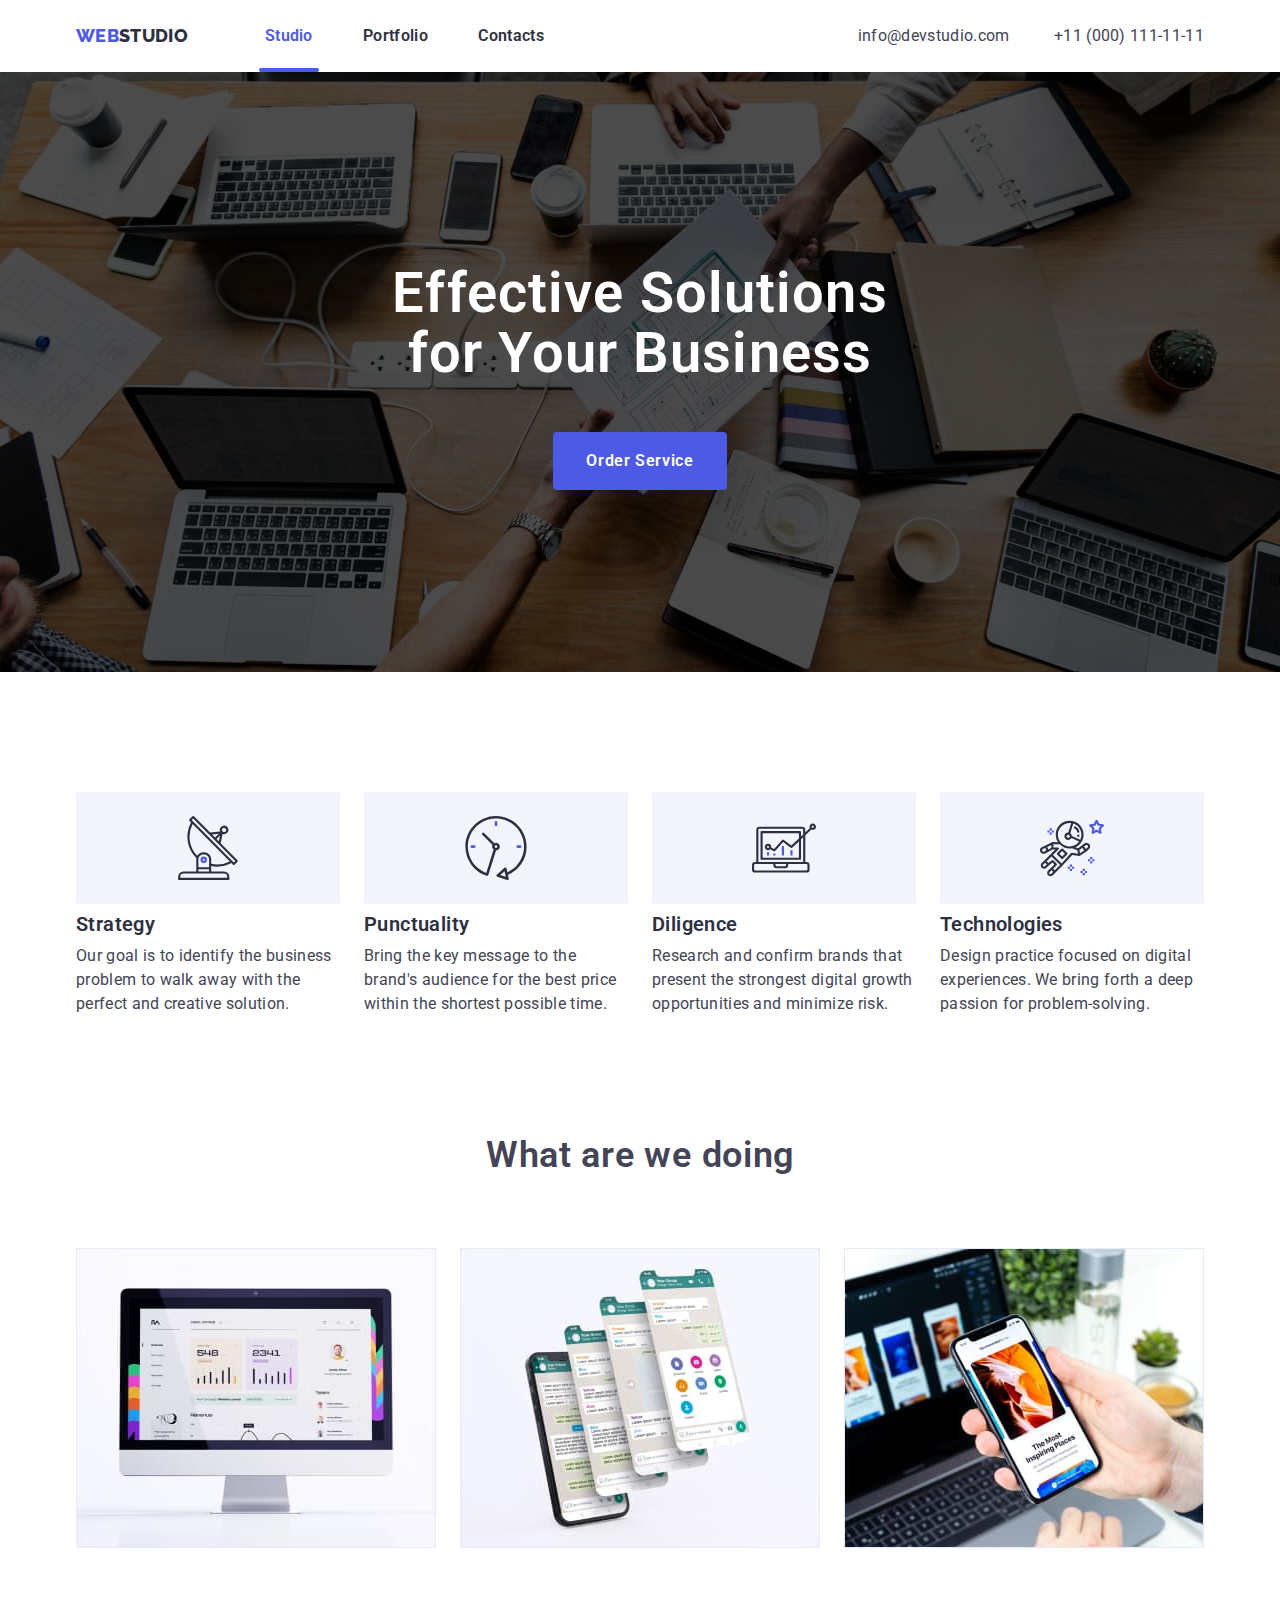
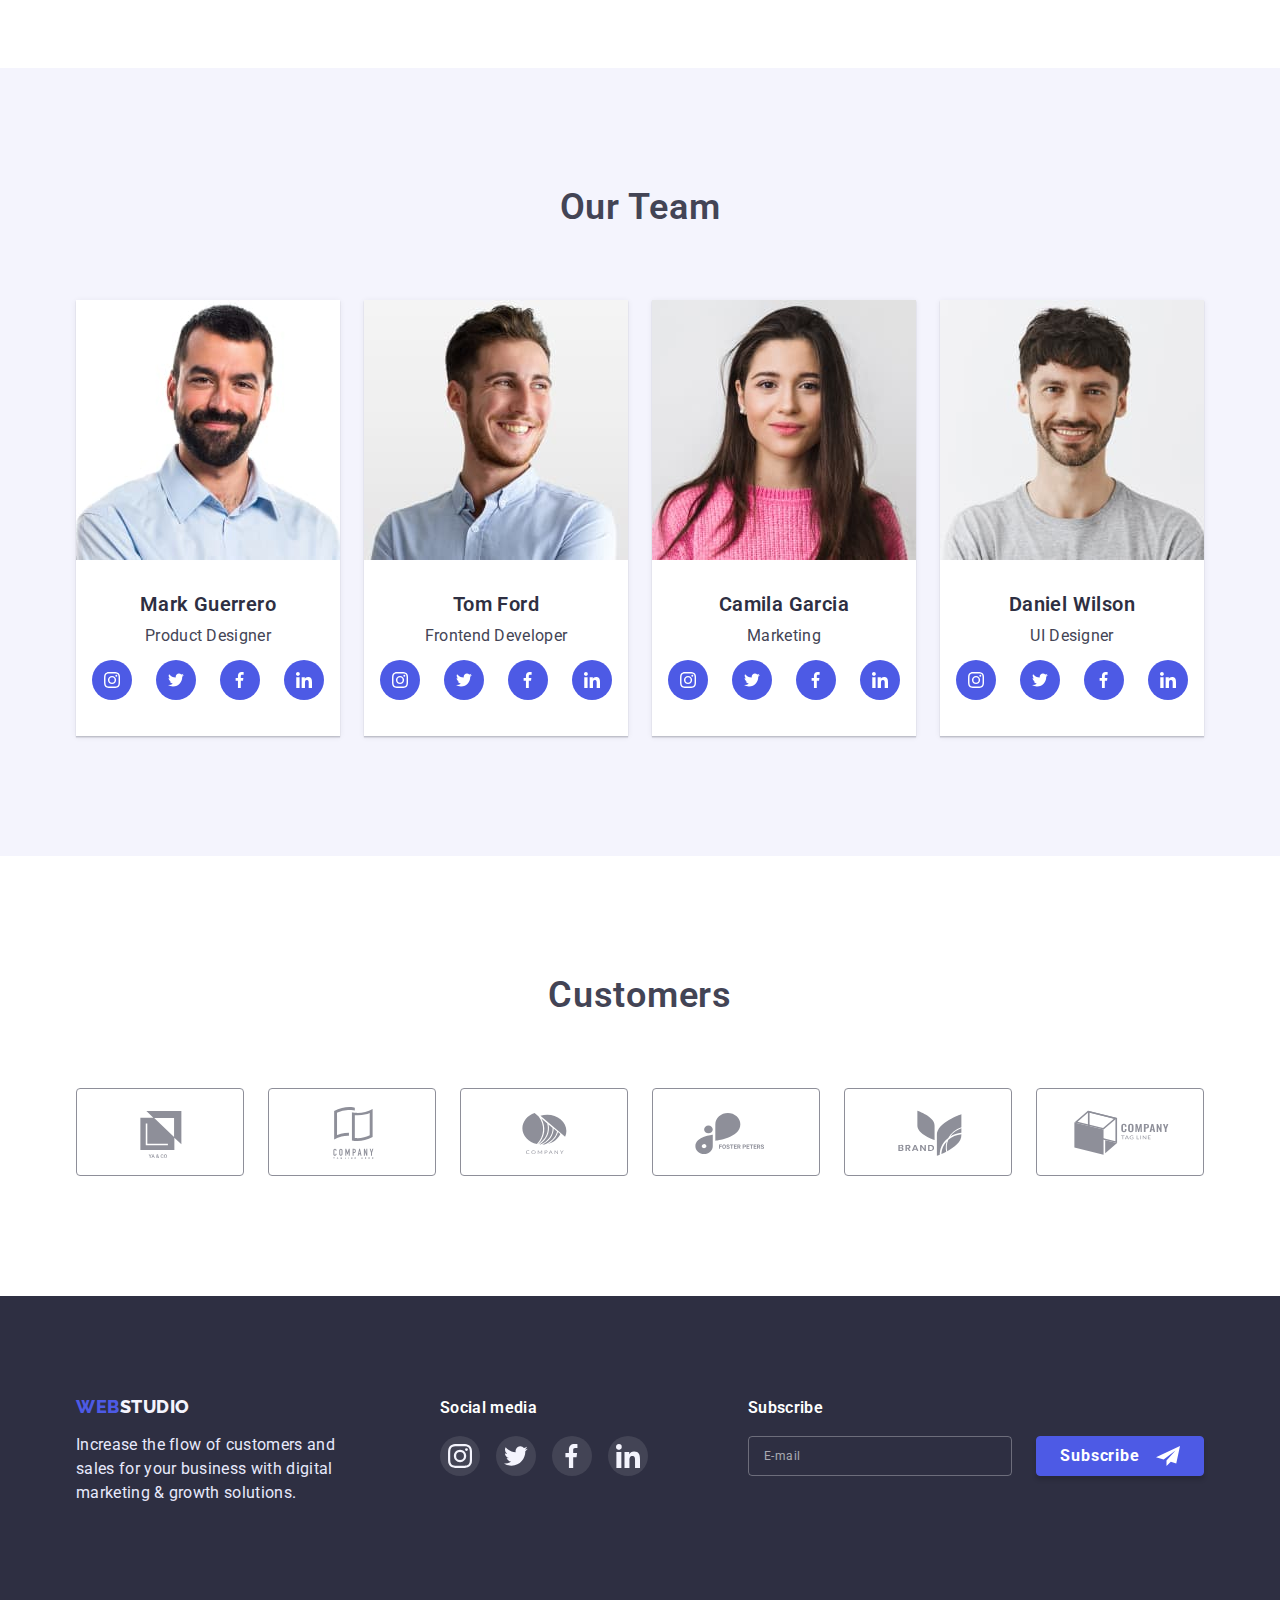
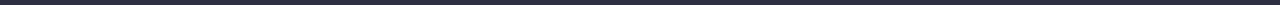
<file: index.html>
<!DOCTYPE html>

<html lang="en">
  <head>
    <meta charset="utf-8"/>
    <meta content="IE=edge" http-equiv="X-UA-Compatible"/>
    <meta name="viewport" content="width=device-width, initial-scale=1.0"/>
    <title>Homework #5</title>
    <link rel="stylesheet" href="https://cdnjs.cloudflare.com/ajax/libs/modern-normalize/1.1.0/modern-normalize.min.css"/>
    <link rel="preconnect" href="https://fonts.googleapis.com"/>
    <link rel="preconnect" href="https://fonts.gstatic.com" crossorigin/>
    <link href="https://fonts.googleapis.com/css2?family=Raleway:wght@800&amp;family=Roboto:wght@400;500;700;900&amp;display=swap" rel="stylesheet"/>
    <link rel="stylesheet" href="css/styles.css"/>
  </head>
  <body class="page">
    <!-- START .header-->
    <header class="header">
      <div class="container container--header"><a class="header__logo" href="./index.html" title="Home page"><span>Web</span>Studio</a>
        <!-- START .nav-->
        <nav class="nav">
          <ul class="nav__list list-reset">
            <li class="nav__item"><a class="nav__link nav__link--active" href="./index.html">Studio</a>
            </li>
            <li class="nav__item"><a class="nav__link" href="./portfolio.html">Portfolio</a>
            </li>
            <li class="nav__item"><a class="nav__link" href="#">Contacts</a>
            </li>
          </ul>
        </nav>
        <!-- END .nav-->
        <ul class="header__contacts">
          <li class="header__contacts-item"><a class="header__contacts-link" href="mailto:info@devstudio.com">info@devstudio.com</a>
          </li>
          <li class="header__contacts-item"><a class="header__contacts-link" href="tel:+110001111111">+11 (000) 111-11-11</a>
          </li>
        </ul>
      </div>
    </header>
    <!-- END .header-->
    <main>
      <section class="section section--hero">
        <div class="container">
          <h1>Effective Solutions<br>for Your Business</h1>
          <button class="btn" type="button" data-modal-open>Order Service</button>
        </div>
      </section>
      <section class="section section--bottom-null">
        <div class="container">
          <h2 class="section__title section__title--hidden">Benefits</h2>
          <!-- START .benefits-->
          <ul class="benefits list-reset">
            <li class="benefits__item">
              <div class="benefits__header">
                <svg width="64" height="64">
                  <use href="./images/icons.svg#icon-benefits-strategy"></use>
                </svg>
              </div>
              <h3 class="benefits__title">Strategy
              </h3>
              <p class="benefits__desc">Our goal is to identify the business problem to walk away with the perfect and creative solution.
              </p>
            </li>
            <li class="benefits__item">
              <div class="benefits__header">
                <svg width="64" height="64">
                  <use href="./images/icons.svg#icon-benefits-punctuality"></use>
                </svg>
              </div>
              <h3 class="benefits__title">Punctuality
              </h3>
              <p class="benefits__desc">Bring the key message to the brand's audience for the best price within the shortest possible time.
              </p>
            </li>
            <li class="benefits__item">
              <div class="benefits__header">
                <svg width="64" height="64">
                  <use href="./images/icons.svg#icon-benefits-diligence"></use>
                </svg>
              </div>
              <h3 class="benefits__title">Diligence
              </h3>
              <p class="benefits__desc">Research and confirm brands that present the strongest digital growth opportunities and minimize risk.
              </p>
            </li>
            <li class="benefits__item">
              <div class="benefits__header">
                <svg width="64" height="64">
                  <use href="./images/icons.svg#icon-benefits-technologies"></use>
                </svg>
              </div>
              <h3 class="benefits__title">Technologies
              </h3>
              <p class="benefits__desc">Design practice focused on digital experiences. We bring forth a deep passion for problem-solving.
              </p>
            </li>
          </ul>
          <!-- END .benefits-->
        </div>
      </section>
      <section class="section">
        <div class="container">
          <h2 class="section__title">What are we doing</h2>
          <!-- START .doing-->
          <ul class="doing list-reset row">
            <li class="doing__item"><img class="doing__img" src="images/doing-1.jpg" alt="doing-1" width="360" title=""/>
            </li>
            <li class="doing__item"><img class="doing__img" src="images/doing-2.jpg" alt="doing-2" width="360" title=""/>
            </li>
            <li class="doing__item"><img class="doing__img" src="images/doing-3.jpg" alt="doing-3" width="360" title=""/>
            </li>
          </ul>
          <!-- END .doing-->
        </div>
      </section>
      <section class="section section--accent">
        <div class="container">
          <h2 class="section__title">Our Team</h2>
          <!-- START .team-->
          <ul class="team list-reset">
            <li class="team__item"><img class="team__item-view" src="images/person-1.jpg" alt="Mark Guerrero" width="264" title=""/>
              <div class="team__item-body">
                <h3 class="team__item-title">Mark Guerrero
                </h3>
                <p class="team__item-desc">Product Designer
                </p>
                <ul class="team__social">
                  <li class="team__social-item"><a class="team__social-link" href="#">
                    <svg width="16" height="16">
                      <use href="./images/icons.svg#icon-social-ig"></use>
                    </svg></a>
                  </li>
                  <li class="team__social-item"><a class="team__social-link" href="#">
                    <svg width="16" height="16">
                      <use href="./images/icons.svg#icon-social-tw"></use>
                    </svg></a>
                  </li>
                  <li class="team__social-item"><a class="team__social-link" href="#">
                    <svg width="16" height="16">
                      <use href="./images/icons.svg#icon-social-fb"></use>
                    </svg></a>
                  </li>
                  <li class="team__social-item"><a class="team__social-link" href="#">
                    <svg width="16" height="16">
                      <use href="./images/icons.svg#icon-social-in"></use>
                    </svg></a>
                  </li>
                </ul>
              </div>
            </li>
            <li class="team__item"><img class="team__item-view" src="images/person-2.jpg" alt="Tom Ford" width="264" title=""/>
              <div class="team__item-body">
                <h3 class="team__item-title">Tom Ford
                </h3>
                <p class="team__item-desc">Frontend Developer
                </p>
                <ul class="team__social">
                  <li class="team__social-item"><a class="team__social-link" href="#">
                    <svg width="16" height="16">
                      <use href="./images/icons.svg#icon-social-ig"></use>
                    </svg></a>
                  </li>
                  <li class="team__social-item"><a class="team__social-link" href="#">
                    <svg width="16" height="16">
                      <use href="./images/icons.svg#icon-social-tw"></use>
                    </svg></a>
                  </li>
                  <li class="team__social-item"><a class="team__social-link" href="#">
                    <svg width="16" height="16">
                      <use href="./images/icons.svg#icon-social-fb"></use>
                    </svg></a>
                  </li>
                  <li class="team__social-item"><a class="team__social-link" href="#">
                    <svg width="16" height="16">
                      <use href="./images/icons.svg#icon-social-in"></use>
                    </svg></a>
                  </li>
                </ul>
              </div>
            </li>
            <li class="team__item"><img class="team__item-view" src="images/person-3.jpg" alt="Camila Garcia" width="264" title=""/>
              <div class="team__item-body">
                <h3 class="team__item-title">Camila Garcia
                </h3>
                <p class="team__item-desc">Marketing
                </p>
                <ul class="team__social">
                  <li class="team__social-item"><a class="team__social-link" href="#">
                    <svg width="16" height="16">
                      <use href="./images/icons.svg#icon-social-ig"></use>
                    </svg></a>
                  </li>
                  <li class="team__social-item"><a class="team__social-link" href="#">
                    <svg width="16" height="16">
                      <use href="./images/icons.svg#icon-social-tw"></use>
                    </svg></a>
                  </li>
                  <li class="team__social-item"><a class="team__social-link" href="#">
                    <svg width="16" height="16">
                      <use href="./images/icons.svg#icon-social-fb"></use>
                    </svg></a>
                  </li>
                  <li class="team__social-item"><a class="team__social-link" href="#">
                    <svg width="16" height="16">
                      <use href="./images/icons.svg#icon-social-in"></use>
                    </svg></a>
                  </li>
                </ul>
              </div>
            </li>
            <li class="team__item"><img class="team__item-view" src="images/person-4.jpg" alt="Daniel Wilson" width="264" title=""/>
              <div class="team__item-body">
                <h3 class="team__item-title">Daniel Wilson
                </h3>
                <p class="team__item-desc">UI Designer
                </p>
                <ul class="team__social">
                  <li class="team__social-item"><a class="team__social-link" href="#">
                    <svg width="16" height="16">
                      <use href="./images/icons.svg#icon-social-ig"></use>
                    </svg></a>
                  </li>
                  <li class="team__social-item"><a class="team__social-link" href="#">
                    <svg width="16" height="16">
                      <use href="./images/icons.svg#icon-social-tw"></use>
                    </svg></a>
                  </li>
                  <li class="team__social-item"><a class="team__social-link" href="#">
                    <svg width="16" height="16">
                      <use href="./images/icons.svg#icon-social-fb"></use>
                    </svg></a>
                  </li>
                  <li class="team__social-item"><a class="team__social-link" href="#">
                    <svg width="16" height="16">
                      <use href="./images/icons.svg#icon-social-in"></use>
                    </svg></a>
                  </li>
                </ul>
              </div>
            </li>
          </ul>
          <!-- END .cards-->
        </div>
      </section>
      <section class="section">
        <div class="container">
          <h2 class="section__title">Customers</h2>
          <!-- START .customers-->
          <ul class="customers">
            <li class="customers__item"><a class="customers__link" href="#">
              <svg width="104" height="56">
                <use href="./images/icons.svg#icon-customer-1"></use>
              </svg></a>
            </li>
            <li class="customers__item"><a class="customers__link" href="#">
              <svg width="104" height="56">
                <use href="./images/icons.svg#icon-customer-2"></use>
              </svg></a>
            </li>
            <li class="customers__item"><a class="customers__link" href="#">
              <svg width="104" height="56">
                <use href="./images/icons.svg#icon-customer-3"></use>
              </svg></a>
            </li>
            <li class="customers__item"><a class="customers__link" href="#">
              <svg width="104" height="56">
                <use href="./images/icons.svg#icon-customer-4"></use>
              </svg></a>
            </li>
            <li class="customers__item"><a class="customers__link" href="#">
              <svg width="104" height="56">
                <use href="./images/icons.svg#icon-customer-5"></use>
              </svg></a>
            </li>
            <li class="customers__item"><a class="customers__link" href="#">
              <svg width="104" height="56">
                <use href="./images/icons.svg#icon-customer-6"></use>
              </svg></a>
            </li>
          </ul>
          <!-- END .customers-->
        </div>
      </section>
    </main>
    <!-- START .footer-->
    <footer class="footer">
      <div class="container">
        <div class="footer__column"><a class="footer__logo" href="/" title="Home page"><span>Web</span>Studio</a>
          <p class="footer__desc">
            Increase the flow of customers and sales for your business with digital marketing & growth solutions.
            
          </p>
        </div>
        <div class="footer__column">
          <h2 class="footer__title">Social media
          </h2>
          <ul class="footer__social">
            <li class="footer__social-item"><a class="footer__social-link" href="#">
              <svg width="24" height="24">
                <use href="./images/icons.svg#icon-social-ig"></use>
              </svg></a>
            </li>
            <li class="footer__social-item"><a class="footer__social-link" href="#">
              <svg width="24" height="24">
                <use href="./images/icons.svg#icon-social-tw"></use>
              </svg></a>
            </li>
            <li class="footer__social-item"><a class="footer__social-link" href="#">
              <svg width="24" height="24">
                <use href="./images/icons.svg#icon-social-fb"></use>
              </svg></a>
            </li>
            <li class="footer__social-item"><a class="footer__social-link" href="#">
              <svg width="24" height="24">
                <use href="./images/icons.svg#icon-social-in"></use>
              </svg></a>
            </li>
          </ul>
        </div>
        <div class="footer__column">
          <h2 class="footer__title">Subscribe
          </h2>
          <form class="footer__form">
            <label class="footer__form-item"><input class="footer__form-field" type="email" placeholder=" " name="subscribe"/><span class="footer__form-label">E-mail</span>
            </label>
            <button class="footer__form-submit" type="submit">Subscribe
              <svg width="24" height="24">
                <use href="./images/icons.svg#icon-subscribe"></use>
              </svg>
            </button>
          </form>
        </div>
      </div>
    </footer>
    <!-- END .footer-->
    <div class="backdrop is-hidden" data-modal>
      <!-- START .modal-->
      <div class="modal">
        <button class="modal__btn-close" data-modal-close="data-modal-close">
          <svg width="8" height="8">
            <use href="./images/icons.svg#icon-modal-close"></use>
          </svg>
        </button>
        <h2 class="modal__title">Leave your contacts and we will call you back
        </h2>
        <!-- START .form-->
        <form class="form">
          <div class="form__list-items">
            <label class="form__item"><span class="form__label">Name</span><span class="form__inside"><input class="form__field" name="name" type="text"/>
              <svg class="form__icon" width="18" height="18">
                <use href="./images/icons.svg#icon-form-name"></use>
              </svg></span>
            </label>
            <label class="form__item"><span class="form__label">Phone</span><span class="form__inside"><input class="form__field" type="tel" name="phone"/>
              <svg class="form__icon" width="18" height="24">
                <use href="./images/icons.svg#icon-form-phone"></use>
              </svg></span>
            </label>
            <label class="form__item"><span class="form__label">Email</span><span class="form__inside"><input class="form__field" type="email" name="email"/>
              <svg class="form__icon" width="18" height="24">
                <use href="./images/icons.svg#icon-form-email"></use>
              </svg></span>
            </label>
            <label class="form__item"><span class="form__label">Comment</span><textarea class="form__comment" placeholder="Text input" name="comment"></textarea>
            </label>
          </div>
          <label class="form__verify"><input class="form__checkbox" type="checkbox" name="verfy"/><span class="form__checkbox-custom"></span><span class="form__checkbox-label">I accept the terms and conditions of the <a href="#">Privacy Policy</a></span>
          </label>
          <div class="form__footer">
            <button class="btn btn--lg" type="submit">Send
            </button>
          </div>
        </form>
        <!-- END .form-->
      </div>
      <!-- END .modal-->
    </div>
    <script src="js/modal.js"></script>
  </body>
</html>
</file>
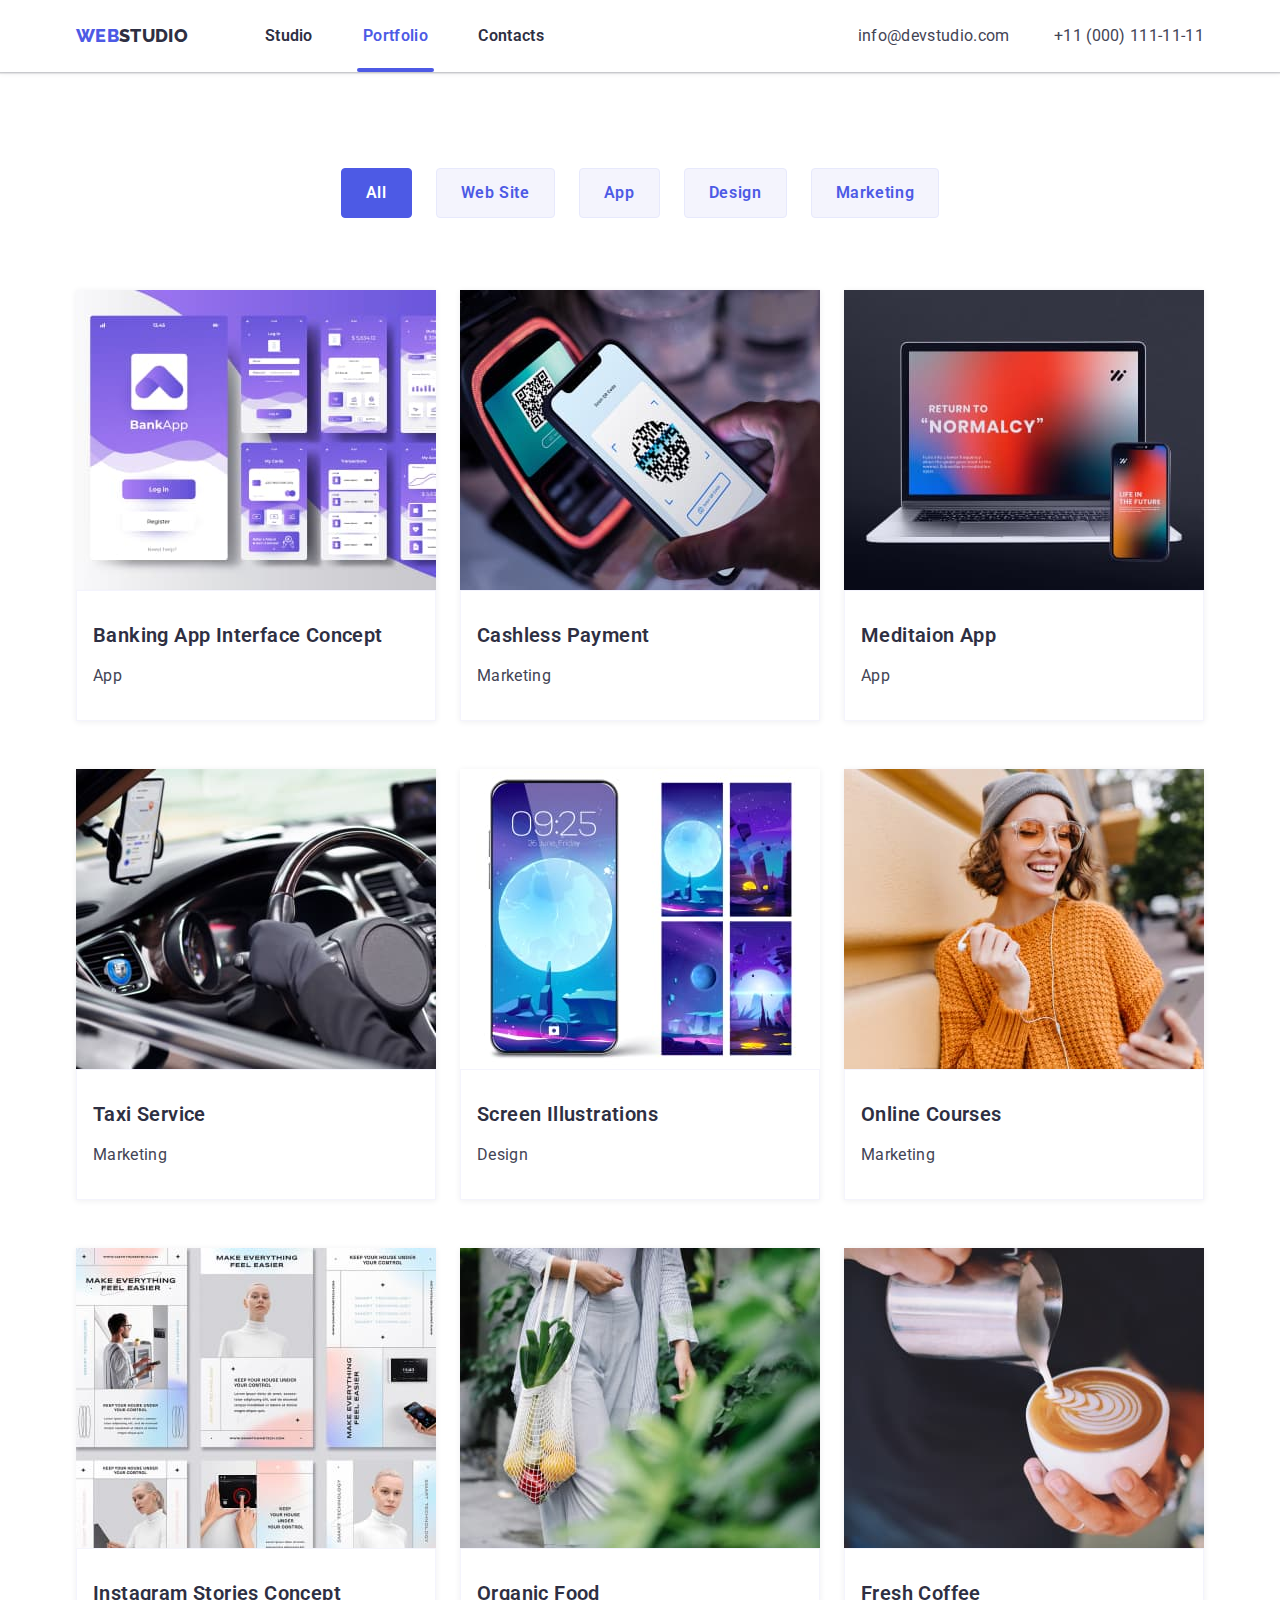
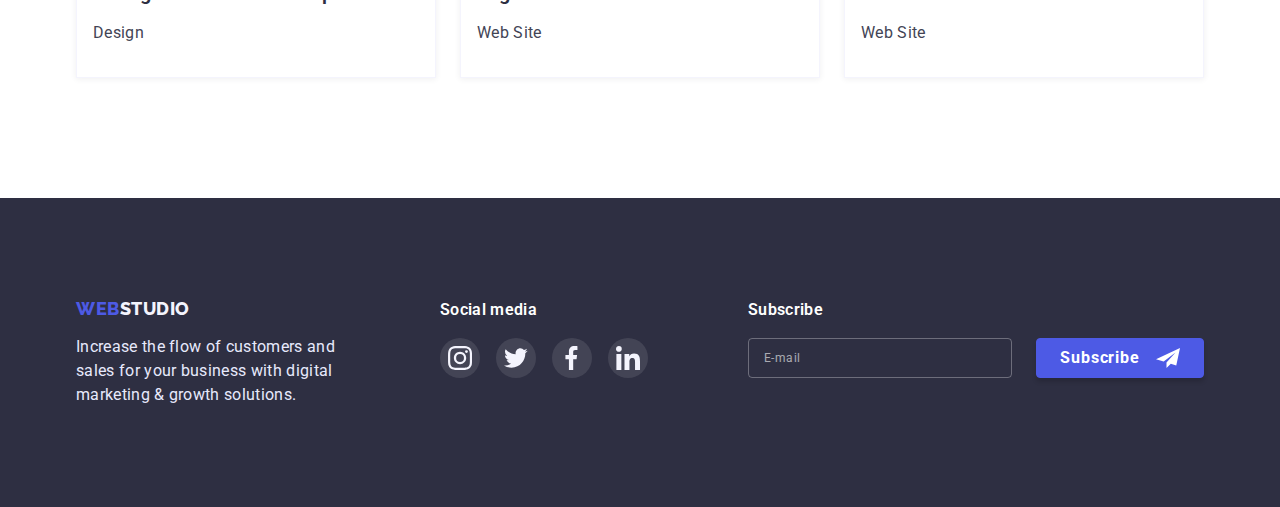
<file: portfolio.html>
<!DOCTYPE html>

<html lang="en">
  <head>
    <meta charset="utf-8"/>
    <meta content="IE=edge" http-equiv="X-UA-Compatible"/>
    <meta name="viewport" content="width=device-width, initial-scale=1.0"/>
    <title>Homework #5</title>
    <link rel="stylesheet" href="https://cdnjs.cloudflare.com/ajax/libs/modern-normalize/1.1.0/modern-normalize.min.css"/>
    <link rel="preconnect" href="https://fonts.googleapis.com"/>
    <link rel="preconnect" href="https://fonts.gstatic.com" crossorigin/>
    <link href="https://fonts.googleapis.com/css2?family=Raleway:wght@800&amp;family=Roboto:wght@400;500;700;900&amp;display=swap" rel="stylesheet"/>
    <link rel="stylesheet" href="css/styles.css"/>
  </head>
  <body class="page">
    <!-- START .header-->
    <header class="header">
      <div class="container container--header"><a class="header__logo" href="./index.html" title="Home page"><span>Web</span>Studio</a>
        <!-- START .nav-->
        <nav class="nav">
          <ul class="nav__list list-reset">
            <li class="nav__item"><a class="nav__link" href="./index.html">Studio</a>
            </li>
            <li class="nav__item"><a class="nav__link nav__link--active" href="./portfolio.html">Portfolio</a>
            </li>
            <li class="nav__item"><a class="nav__link" href="#">Contacts</a>
            </li>
          </ul>
        </nav>
        <!-- END .nav-->
        <ul class="header__contacts">
          <li class="header__contacts-item"><a class="header__contacts-link" href="mailto:info@devstudio.com">info@devstudio.com</a>
          </li>
          <li class="header__contacts-item"><a class="header__contacts-link" href="tel:+110001111111">+11 (000) 111-11-11</a>
          </li>
        </ul>
      </div>
    </header>
    <!-- END .header-->
    <main>
      <section class="section section--portfolio">
        <div class="container">
          <h1 class="page__title page__title--hidden">Portfolio
          </h1>
          <ul class="portfolio-filter">
            <li class="portfolio-filter__item">
              <button class="btn btn--light btn--small active" type="button">All
              </button>
            </li>
            <li class="portfolio-filter__item">
              <button class="btn btn--light btn--small" type="button">Web Site
              </button>
            </li>
            <li class="portfolio-filter__item">
              <button class="btn btn--light btn--small" type="button">App
              </button>
            </li>
            <li class="portfolio-filter__item">
              <button class="btn btn--light btn--small" type="button">Design
              </button>
            </li>
            <li class="portfolio-filter__item">
              <button class="btn btn--light btn--small" type="button">Marketing
              </button>
            </li>
          </ul>
          <!-- START .portfolio-->
          <ul class="portfolio">
            <li class="portfolio__item"><a class="portfolio__item-link" href="#">
              <div class="portfolio__item-header"><img class="portfolio__item-view" src="images/portfolio-1.jpg" alt="Banking App Interface Concept" width="360" title=""/>
                <div class="portfolio__item-overlay">14 Stylish and User-Friendly App Design Concepts · Task Manager App · Calorie Tracker App · Exotic Fruit Ecommerce App · Cloud Storage App
                </div>
              </div>
              <div class="portfolio__item-body">
                <h2 class="portfolio__item-title">Banking App Interface Concept
                </h2>
                <p class="portfolio__item-desc">App
                </p>
              </div></a>
            </li>
            <li class="portfolio__item"><a class="portfolio__item-link" href="#">
              <div class="portfolio__item-header"><img class="portfolio__item-view" src="images/portfolio-2.jpg" alt="Cashless Payment" width="360" title=""/>
                <div class="portfolio__item-overlay">14 Stylish and User-Friendly App Design Concepts · Task Manager App · Calorie Tracker App · Exotic Fruit Ecommerce App · Cloud Storage App
                </div>
              </div>
              <div class="portfolio__item-body">
                <h2 class="portfolio__item-title">Cashless Payment
                </h2>
                <p class="portfolio__item-desc">Marketing
                </p>
              </div></a>
            </li>
            <li class="portfolio__item"><a class="portfolio__item-link" href="#">
              <div class="portfolio__item-header"><img class="portfolio__item-view" src="images/portfolio-3.jpg" alt="Meditaion App" width="360" title=""/>
                <div class="portfolio__item-overlay">14 Stylish and User-Friendly App Design Concepts · Task Manager App · Calorie Tracker App · Exotic Fruit Ecommerce App · Cloud Storage App
                </div>
              </div>
              <div class="portfolio__item-body">
                <h2 class="portfolio__item-title">Meditaion App
                </h2>
                <p class="portfolio__item-desc">App
                </p>
              </div></a>
            </li>
            <li class="portfolio__item"><a class="portfolio__item-link" href="#">
              <div class="portfolio__item-header"><img class="portfolio__item-view" src="images/portfolio-4.jpg" alt="Taxi Service" width="360" title=""/>
                <div class="portfolio__item-overlay">14 Stylish and User-Friendly App Design Concepts · Task Manager App · Calorie Tracker App · Exotic Fruit Ecommerce App · Cloud Storage App
                </div>
              </div>
              <div class="portfolio__item-body">
                <h2 class="portfolio__item-title">Taxi Service
                </h2>
                <p class="portfolio__item-desc">Marketing
                </p>
              </div></a>
            </li>
            <li class="portfolio__item"><a class="portfolio__item-link" href="#">
              <div class="portfolio__item-header"><img class="portfolio__item-view" src="images/portfolio-5.jpg" alt="Screen Illustrations" width="360" title=""/>
                <div class="portfolio__item-overlay">14 Stylish and User-Friendly App Design Concepts · Task Manager App · Calorie Tracker App · Exotic Fruit Ecommerce App · Cloud Storage App
                </div>
              </div>
              <div class="portfolio__item-body">
                <h2 class="portfolio__item-title">Screen Illustrations
                </h2>
                <p class="portfolio__item-desc">Design
                </p>
              </div></a>
            </li>
            <li class="portfolio__item"><a class="portfolio__item-link" href="#">
              <div class="portfolio__item-header"><img class="portfolio__item-view" src="images/portfolio-6.jpg" alt="Online Courses" width="360" title=""/>
                <div class="portfolio__item-overlay">14 Stylish and User-Friendly App Design Concepts · Task Manager App · Calorie Tracker App · Exotic Fruit Ecommerce App · Cloud Storage App
                </div>
              </div>
              <div class="portfolio__item-body">
                <h2 class="portfolio__item-title">Online Courses
                </h2>
                <p class="portfolio__item-desc">Marketing
                </p>
              </div></a>
            </li>
            <li class="portfolio__item"><a class="portfolio__item-link" href="#">
              <div class="portfolio__item-header"><img class="portfolio__item-view" src="images/portfolio-7.jpg" alt="Instagram Stories Concept" width="360" title=""/>
                <div class="portfolio__item-overlay">14 Stylish and User-Friendly App Design Concepts · Task Manager App · Calorie Tracker App · Exotic Fruit Ecommerce App · Cloud Storage App
                </div>
              </div>
              <div class="portfolio__item-body">
                <h2 class="portfolio__item-title">Instagram Stories Concept
                </h2>
                <p class="portfolio__item-desc">Design
                </p>
              </div></a>
            </li>
            <li class="portfolio__item"><a class="portfolio__item-link" href="#">
              <div class="portfolio__item-header"><img class="portfolio__item-view" src="images/portfolio-8.jpg" alt="Organic Food" width="360" title=""/>
                <div class="portfolio__item-overlay">14 Stylish and User-Friendly App Design Concepts · Task Manager App · Calorie Tracker App · Exotic Fruit Ecommerce App · Cloud Storage App
                </div>
              </div>
              <div class="portfolio__item-body">
                <h2 class="portfolio__item-title">Organic Food
                </h2>
                <p class="portfolio__item-desc">Web Site
                </p>
              </div></a>
            </li>
            <li class="portfolio__item"><a class="portfolio__item-link" href="#">
              <div class="portfolio__item-header"><img class="portfolio__item-view" src="images/portfolio-9.jpg" alt="Fresh Coffee" width="360" title=""/>
                <div class="portfolio__item-overlay">14 Stylish and User-Friendly App Design Concepts · Task Manager App · Calorie Tracker App · Exotic Fruit Ecommerce App · Cloud Storage App
                </div>
              </div>
              <div class="portfolio__item-body">
                <h2 class="portfolio__item-title">Fresh Coffee
                </h2>
                <p class="portfolio__item-desc">Web Site
                </p>
              </div></a>
            </li>
          </ul>
          <!-- END .portfolio-->
        </div>
      </section>
    </main>
    <!-- START .footer-->
    <footer class="footer">
      <div class="container">
        <div class="footer__column"><a class="footer__logo" href="/" title="Home page"><span>Web</span>Studio</a>
          <p class="footer__desc">
            Increase the flow of customers and sales for your business with digital marketing & growth solutions.
            
          </p>
        </div>
        <div class="footer__column">
          <h2 class="footer__title">Social media
          </h2>
          <ul class="footer__social">
            <li class="footer__social-item"><a class="footer__social-link" href="#">
              <svg width="24" height="24">
                <use href="./images/icons.svg#icon-social-ig"></use>
              </svg></a>
            </li>
            <li class="footer__social-item"><a class="footer__social-link" href="#">
              <svg width="24" height="24">
                <use href="./images/icons.svg#icon-social-tw"></use>
              </svg></a>
            </li>
            <li class="footer__social-item"><a class="footer__social-link" href="#">
              <svg width="24" height="24">
                <use href="./images/icons.svg#icon-social-fb"></use>
              </svg></a>
            </li>
            <li class="footer__social-item"><a class="footer__social-link" href="#">
              <svg width="24" height="24">
                <use href="./images/icons.svg#icon-social-in"></use>
              </svg></a>
            </li>
          </ul>
        </div>
        <div class="footer__column">
          <h2 class="footer__title">Subscribe
          </h2>
          <form class="footer__form">
            <label class="footer__form-item"><input class="footer__form-field" type="email" placeholder=" " name="subscribe"/><span class="footer__form-label">E-mail</span>
            </label>
            <button class="footer__form-submit" type="submit">Subscribe
              <svg width="24" height="24">
                <use href="./images/icons.svg#icon-subscribe"></use>
              </svg>
            </button>
          </form>
        </div>
      </div>
    </footer>
    <!-- END .footer-->
    <div class="backdrop is-hidden" data-modal>
      <!-- START .modal-->
      <div class="modal">
        <button class="modal__btn-close" data-modal-close="data-modal-close">
          <svg width="8" height="8">
            <use href="./images/icons.svg#icon-modal-close"></use>
          </svg>
        </button>
        <h2 class="modal__title">Leave your contacts and we will call you back
        </h2>
        <!-- START .form-->
        <form class="form">
          <div class="form__list-items">
            <label class="form__item"><span class="form__label">Name</span><span class="form__inside"><input class="form__field" name="name" type="text"/>
              <svg class="form__icon" width="18" height="18">
                <use href="./images/icons.svg#icon-form-name"></use>
              </svg></span>
            </label>
            <label class="form__item"><span class="form__label">Phone</span><span class="form__inside"><input class="form__field" type="tel" name="phone"/>
              <svg class="form__icon" width="18" height="24">
                <use href="./images/icons.svg#icon-form-phone"></use>
              </svg></span>
            </label>
            <label class="form__item"><span class="form__label">Email</span><span class="form__inside"><input class="form__field" type="email" name="email"/>
              <svg class="form__icon" width="18" height="24">
                <use href="./images/icons.svg#icon-form-email"></use>
              </svg></span>
            </label>
            <label class="form__item"><span class="form__label">Comment</span><textarea class="form__comment" placeholder="Text input" name="comment"></textarea>
            </label>
          </div>
          <label class="form__verify"><input class="form__checkbox" type="checkbox" name="verfy"/><span class="form__checkbox-custom"></span><span class="form__checkbox-label">I accept the terms and conditions of the <a href="#">Privacy Policy</a></span>
          </label>
          <div class="form__footer">
            <button class="btn btn--lg" type="submit">Send
            </button>
          </div>
        </form>
        <!-- END .form-->
      </div>
      <!-- END .modal-->
    </div>
    <script src="js/modal.js"></script>
  </body>
</html>
</file>
<file: css/styles.css>
:root {
  --ff-base: "Roboto", sans-serif;
  --ff-second: "Raleway", sans-serif;
  --c-iris: #4D5AE5;
  --c-navy-blue: #2E2F42;
  --c-green: #31D0AA;
  --c-slate: #434455;
  --c-light-slate: #8E8F99;
  --c-cornflower: #E7E9FC;
  --c-cloud: #F4F4FD;
  --c-navy-blue-modal: rgba(46, 47, 66, 0.4);
  --gr-gutter: 24px;
  --anim-props: 250ms cubic-bezier(0.4, 0, 0.2, 1);
}

/* base */

body {
  background-color: #fff;
  font-family: var(--ff-base);
  color: var(--c-slate);
  font-size: 16px;
  letter-spacing: 0.02em;
}

h1,
h2,
h3 {
  font-weight: 600;
  letter-spacing: 0.02em;
  margin-top: 0;
}

h1 {
  font-size: 56px;
  line-height: 1.07;
  margin-bottom: 48px;
}

h2 {
  font-size: 36px;
  line-height: 1.11;
}

h3 {
  font-size: 20px;
  line-height: 1.2;
}

p {
  font-size: 16px;
  line-height: 1.5;
  letter-spacing: 0.02em;
  color: var(--c-slate);
  margin-top: 0;
}

small {
  font-size: 12px;
  line-height: 1.33;
  letter-spacing: 4px;
}

b,
strong {
  font-weight: 600;
}

a {
  font-weight: 600;
  color: var(--c-iris);
}

img {
  display: inline-block;
  max-width: 100%;
}

button {
  cursor: pointer;
}

.container {
  max-width: 1158px;
  margin: 0 auto;
  padding-left: 15px;
  padding-right: 15px;
}

.container--header {
  display: -webkit-box;
  display: -ms-flexbox;
  display: flex;
  -webkit-box-align: center;
  -ms-flex-align: center;
  align-items: center;
}

.page__title--hidden {
  display: none;
}

.section {
  padding: 120px 0;
}

.section--hero {
  background-color: #2E2F42;
  background-image: -webkit-gradient(linear, left top, left bottom, from(rgba(0, 0, 0, 0.7))), url(../images/hero-bg.jpg);
  background-image: -o-linear-gradient(rgba(0, 0, 0, 0.7) 0% rgba(0, 0, 0, 0.7) 100%), url(../images/hero-bg.jpg);
  background-image: linear-gradient(rgba(0, 0, 0, 0.7) 0% rgba(0, 0, 0, 0.7) 100%), url(../images/hero-bg.jpg);
  background-position: 50% 50%;
  background-repeat: no-repeat;
  color: #fff;
  text-align: center;
  padding: 192px 0;
  height: 600px;
  max-width: 1440px;
  margin: 0 auto;
}

.section--accent {
  background-color: var(--c-cloud);
}

.section--bottom-null {
  padding-bottom: 0;
}

.section--portfolio {
  padding-top: 96px;
}

.section__title {
  text-align: center;
  margin-bottom: 72px;
}

.section__title--hidden {
  display: none;
}

.backdrop {
  position: fixed;
  top: 0;
  left: 0;
  bottom: 0;
  right: 0;
  background-color: var(--c-navy-blue-modal);
  opacity: 1;
  z-index: 100;
  -webkit-transition: opacity var(--anim-props);
  -o-transition: opacity var(--anim-props);
  transition: opacity var(--anim-props);
}

.backdrop.is-hidden {
  opacity: 0;
  pointer-events: none;
}

/* .benefits */

.benefits {
  display: -webkit-box;
  display: -ms-flexbox;
  display: flex;
}

.benefits__item {
  -ms-flex-preferred-size: calc((100% - 3 * var(--gr-gutter)) / 4);
  flex-basis: calc((100% - 3 * var(--gr-gutter)) / 4);
  margin-right: var(--gr-gutter);
}

.benefits__item:nth-child(4n+4) {
  margin-right: 0;
}

.benefits__header {
  background-color: #F4F4FD;
  fill: var(--c-navy-blue);
  text-align: center;
  border-radius: 4px;
  display: -webkit-box;
  display: -ms-flexbox;
  display: flex;
  -webkit-box-pack: center;
  -ms-flex-pack: center;
  justify-content: center;
  -webkit-box-align: center;
  -ms-flex-align: center;
  align-items: center;
  height: 112px;
  margin-bottom: 8px;
}

.benefits__title {
  color: var(--c-navy-blue);
  margin-bottom: 8px;
}

.benefits__desc {
  margin-bottom: 0;
}

/* .btn */

.btn {
  color: #fff;
  font-weight: 600;
  background-color: var(--c-iris);
  border: 1px solid transparent;
  letter-spacing: 0.04em;
  font-family: inherit;
  font-size: 16px;
  line-height: 1.5;
  display: inline-block;
  padding: 16px 32px;
  border-radius: 4px;
  -webkit-transition: background-color var(--anim-props), border-color var(--anim-props);
  -o-transition: background-color var(--anim-props), border-color var(--anim-props);
  transition: background-color var(--anim-props), border-color var(--anim-props);
}

.btn:hover {
  background-color: #404BBF;
  border-color: #404BBF;
}

.btn--small {
  padding: 12px 24px;
}

.btn--lg {
  width: 170px;
  height: 51px;
  display: -webkit-inline-box;
  display: -ms-inline-flexbox;
  display: inline-flex;
  -webkit-box-pack: center;
  -ms-flex-pack: center;
  justify-content: center;
  -webkit-box-align: center;
  -ms-flex-align: center;
  align-items: center;
}

.btn--light {
  background-color: var(--c-cloud);
  border-color: var(--c-cornflower);
  color: var(--c-iris);
}

.btn--light:hover,
.btn--light:focus,
.btn--light.active {
  color: #fff;
  border-color: var(--c-iris);
  background-color: var(--c-iris);
}

/* .customers */

.customers {
  margin: 0;
  padding: 0;
  list-style: none;
  display: -webkit-box;
  display: -ms-flexbox;
  display: flex;
  -ms-flex-wrap: wrap;
  flex-wrap: wrap;
}

.customers__item {
  -ms-flex-preferred-size: calc((100% - 5 * var(--gr-gutter)) / 6);
  flex-basis: calc((100% - 5 * var(--gr-gutter)) / 6);
  height: 88px;
  margin-right: var(--gr-gutter);
  margin-bottom: var(--gr-gutter);
}

.customers__item:nth-child(6n+6) {
  margin-right: 0;
}

.customers__item:nth-last-child(-n+6) {
  margin-bottom: 0;
}

.customers__link {
  fill: var(--c-light-slate);
  border: 1px solid var(--c-light-slate);
  display: -webkit-box;
  display: -ms-flexbox;
  display: flex;
  -webkit-box-pack: center;
  -ms-flex-pack: center;
  justify-content: center;
  -webkit-box-align: center;
  -ms-flex-align: center;
  align-items: center;
  border-radius: 4px;
  width: 100%;
  height: 100%;
  -webkit-transition: fill var(--anim-props), border-color var(--anim-props);
  -o-transition: fill var(--anim-props), border-color var(--anim-props);
  transition: fill var(--anim-props), border-color var(--anim-props);
}

.customers__link:hover,
.customers__link:focus {
  fill: var(--c-iris);
  border-color: var(--c-iris);
}

/* doing */

.doing {
  display: -webkit-box;
  display: -ms-flexbox;
  display: flex;
  -ms-flex-wrap: wrap;
  flex-wrap: wrap;
}

.doing__item {
  margin-right: 24px;
  -ms-flex-preferred-size: calc((100% - 2 * var(--gr-gutter)) / 3);
  flex-basis: calc((100% - 2 * var(--gr-gutter)) / 3);
}

.doing__item:nth-child(3n+3) {
  margin-right: 0;
}

.doing__img {
  display: block;
}

/* .footer */

.footer {
  background-color: #2E2F42;
  padding: 100px 0;
}

.footer p {
  color: var(--c-cornflower);
  margin-bottom: 0;
}

.footer__column {
  margin-right: 100px;
}

.footer__column:last-child {
  margin-right: 0;
}

.footer__title {
  color: #fff;
  font-size: 16px;
  line-height: 1.5;
  letter-spacing: 0.02em;
  margin-bottom: 16px;
  font-weight: 600;
}

.footer__logo {
  color: #F4F4FD;
  font-family: var(--ff-second);
  font-size: 18px;
  line-height: 1.17;
  text-decoration: none;
  font-weight: 800;
  text-transform: uppercase;
  letter-spacing: 0.03em;
  margin-bottom: 16px;
  display: inline-block;
}

.footer__logo span {
  color: var(--c-iris);
}

.footer__desc {
  max-width: 264px;
}

.footer__social {
  list-style: none;
  margin: 0;
  padding: 0;
  display: -webkit-box;
  display: -ms-flexbox;
  display: flex;
}

.footer__social-item {
  width: 40px;
  height: 40px;
  margin-right: 16px;
}

.footer__social-item:last-child {
  margin-right: 0;
}

.footer__social-link {
  display: -webkit-box;
  display: -ms-flexbox;
  display: flex;
  fill: var(--c-cloud);
  width: 100%;
  height: 100%;
  -webkit-box-pack: center;
  -ms-flex-pack: center;
  justify-content: center;
  -webkit-box-align: center;
  -ms-flex-align: center;
  align-items: center;
  background-color: rgba(255, 255, 255, 0.1);
  border-radius: 50%;
  -webkit-transition: background-color var(--anim-props);
  -o-transition: background-color var(--anim-props);
  transition: background-color var(--anim-props);
}

.footer__social-link:hover,
.footer__social-link:focus {
  background-color: var(--c-green);
}

.footer__form {
  display: -webkit-box;
  display: -ms-flexbox;
  display: flex;
  -ms-flex-wrap: wrap;
  flex-wrap: wrap;
}

.footer__form-item {
  position: relative;
  margin-right: 24px;
}

.footer__form-label {
  position: absolute;
  top: 8px;
  left: 16px;
  color: rgba(255, 255, 255, 0.6);
  font-size: 12px;
  line-height: 2;
  letter-spacing: 0.04em;
  -webkit-transition: -webkit-transform var(--anim-props);
  transition: -webkit-transform var(--anim-props);
  -o-transition: transform var(--anim-props);
  transition: transform var(--anim-props);
  transition: transform var(--anim-props), -webkit-transform var(--anim-props);
}

.footer__form-field:not(:-moz-placeholder-shown) ~ .footer__form-label {
  transform: translate(-16px, -30px);
}

.footer__form-field:not(:-ms-input-placeholder) ~ .footer__form-label {
  -ms-transform: translate(-16px, -30px);
  transform: translate(-16px, -30px);
}

.footer__form-field:focus ~ .footer__form-label,
.footer__form-field:not(:placeholder-shown) ~ .footer__form-label {
  -webkit-transform: translate(-16px, -30px);
  -ms-transform: translate(-16px, -30px);
  transform: translate(-16px, -30px);
}

.footer__form-field {
  width: 264px;
  height: 40px;
  background-color: transparent;
  border: 1px solid rgba(255, 255, 255, 0.3);
  border-radius: 4px;
  color: var(--c-cloud);
  padding: 0 16px;
}

.footer__form-submit {
  background-color: var(--c-iris);
  border: 1px solid var(--c-iris);
  border-radius: 4px;
  color: #fff;
  fill: #fff;
  display: -webkit-box;
  display: -ms-flexbox;
  display: flex;
  -webkit-box-align: center;
  -ms-flex-align: center;
  align-items: center;
  -webkit-box-pack: center;
  -ms-flex-pack: center;
  justify-content: center;
  height: 40px;
  width: 168px;
  font-weight: 700;
  letter-spacing: 0.06em;
  -webkit-box-shadow: 0px 4px 4px rgba(0, 0, 0, 0.15);
  box-shadow: 0px 4px 4px rgba(0, 0, 0, 0.15);
  -webkit-transition: background-color var(--anim-props);
  -o-transition: background-color var(--anim-props);
  transition: background-color var(--anim-props);
}

.footer__form-submit:hover,
.footer__form-submit:hover {
  -webkit-box-shadow: 0px 1px 6px rgba(46, 47, 66, 0.08), 0px 1px 1px rgba(46, 47, 66, 0.16), 0px 2px 1px rgba(46, 47, 66, 0.08);
  box-shadow: 0px 1px 6px rgba(46, 47, 66, 0.08), 0px 1px 1px rgba(46, 47, 66, 0.16), 0px 2px 1px rgba(46, 47, 66, 0.08);
}

.footer__form-submit:active {
  background-color: #404BBF;
  -webkit-box-shadow: 0px 4px 4px rgba(0, 0, 0, 0.15);
  box-shadow: 0px 4px 4px rgba(0, 0, 0, 0.15);
}

.footer__form-submit svg {
  margin-left: 16px;
}

.footer .container {
  display: -webkit-box;
  display: -ms-flexbox;
  display: flex;
}

/* .form */

.form__list-items {
  margin-bottom: 16px;
}

.form__item {
  display: block;
  margin-bottom: 8px;
}

.form__item:last-child {
  margin-bottom: 0;
}

.form__label {
  display: block;
  color: var(--c-light-slate);
  font-size: 12px;
  line-height: 1.166;
  margin-bottom: 4px;
}

.form__inside {
  display: block;
  position: relative;
}

.form__field {
  display: block;
  width: 100%;
  height: 40px;
  padding: 0 18px 0 34px;
  border-radius: 4px;
  border: 1px solid rgba(33, 33, 33, 0.2);
  -webkit-transition: border-color var(--anim-props);
  -o-transition: border-color var(--anim-props);
  transition: border-color var(--anim-props);
}

.form__field:focus {
  border: 1px solid #4D5AE5;
  outline: none;
}

.form__icon {
  fill: var(--c-navy-blue);
  position: absolute;
  top: 50%;
  left: 16px;
  -webkit-transform: translateY(-50%);
  -ms-transform: translateY(-50%);
  transform: translateY(-50%);
  display: block;
  -webkit-transition: fill var(--anim-props);
  -o-transition: fill var(--anim-props);
  transition: fill var(--anim-props);
}

.form__field:focus + .form__icon {
  fill: var(--c-iris);
}

.form__comment {
  resize: none;
  display: block;
  width: 100%;
  height: 120px;
  border: 1px solid rgba(33, 33, 33, 0.2);
  font-size: 12px;
  line-height: 1.166;
  letter-spacing: 0.01em;
  padding: 8px 16px;
  border-radius: 4px;
  -webkit-transition: border-color var(--anim-props);
  -o-transition: border-color var(--anim-props);
  transition: border-color var(--anim-props);
}

.form__comment::-webkit-input-placeholder {
  color: rgba(117, 117, 117, 0.5);
}

.form__comment::-moz-placeholder {
  color: rgba(117, 117, 117, 0.5);
}

.form__comment:-ms-input-placeholder {
  color: rgba(117, 117, 117, 0.5);
}

.form__comment::-ms-input-placeholder {
  color: rgba(117, 117, 117, 0.5);
}

.form__comment::placeholder {
  color: rgba(117, 117, 117, 0.5);
}

.form__comment:focus {
  border: 1px solid var(--c-iris);
  outline: none;
}

.form__verify {
  display: -webkit-box;
  display: -ms-flexbox;
  display: flex;
  position: relative;
  padding-left: 24px;
  margin-bottom: 24px;
}

.form__checkbox {
  -webkit-appearance: none;
  -moz-appearance: none;
  appearance: none;
  position: absolute;
}

.form__checkbox-custom {
  position: absolute;
  top: 0;
  left: 0;
  display: block;
  width: 16px;
  height: 16px;
  border: 1px solid var(--c-navy-blue);
  border-radius: 2px;
}

.form__checkbox:checked + .form__checkbox-custom {
  background: url(../images/checkbox.svg) no-repeat 50% 50%;
  background-origin: border-box;
}

.form__checkbox-label {
  font-size: 12px;
  line-height: 1.333;
  letter-spacing: 0.04em;
  color: #757575;
}

.form__checkbox-label a {
  color: var(--c-iris);
  font-weight: 400;
  text-decoration: none;
}

.form__checkbox-label a:hover {
  text-decoration: underline;
}

.form__footer {
  text-align: center;
}

/* .header */

.header {
  -webkit-box-shadow: 0px 2px 1px rgba(46, 47, 66, 0.08), 0px 1px 1px rgba(46, 47, 66, 0.16), 0px 1px 6px rgba(46, 47, 66, 0.08);
  box-shadow: 0px 2px 1px rgba(46, 47, 66, 0.08), 0px 1px 1px rgba(46, 47, 66, 0.16), 0px 1px 6px rgba(46, 47, 66, 0.08);
}

.header__logo {
  font-family: var(--ff-second);
  text-decoration: none;
  color: var(--c-navy-blue);
  font-size: 18px;
  line-height: 1.33;
  font-weight: 800;
  text-transform: uppercase;
  margin-right: 71px;
}

.header__logo span {
  color: var(--c-iris);
}

.header__contacts {
  list-style: none;
  padding: 0;
  margin: 0 0 0 auto;
}

.header__contacts-item {
  display: inline-block;
  margin-right: 40px;
}

.header__contacts-item:last-child {
  margin-right: 0;
}

.header__contacts-link {
  color: var(--c-slate);
  text-decoration: none;
  font-weight: 400;
  letter-spacing: 0.02em;
  -webkit-transition: color var(--anim-props);
  -o-transition: color var(--anim-props);
  transition: color var(--anim-props);
}

.header__contacts-link:hover,
.header__contacts-link:focus {
  color: var(--c-iris);
  outline: none;
}

/* .modal */

.modal {
  position: absolute;
  top: 50%;
  left: 50%;
  width: 408px;
  max-width: 90%;
  max-height: 90%;
  background-color: #FCFCFC;
  border-radius: 4px;
  -webkit-box-shadow: 0px 1px 1px rgba(0, 0, 0, 0.14), 0px 1px 3px rgba(0, 0, 0, 0.12), 0px 2px 1px rgba(0, 0, 0, 0.2);
  box-shadow: 0px 1px 1px rgba(0, 0, 0, 0.14), 0px 1px 3px rgba(0, 0, 0, 0.12), 0px 2px 1px rgba(0, 0, 0, 0.2);
  -webkit-transform: translate(-50%, -50%);
  -ms-transform: translate(-50%, -50%);
  transform: translate(-50%, -50%);
  opacity: 1;
  -webkit-transition: opacity var(--anim-props) 250ms;
  -o-transition: opacity var(--anim-props) 250ms;
  transition: opacity var(--anim-props) 250ms;
  padding: 72px 24px 24px;
}

.is-hidden .modal {
  opacity: 0;
}

.modal__btn-close {
  position: absolute;
  top: 24px;
  right: 24px;
  width: 24px;
  height: 24px;
  border-radius: 50%;
  background-color: var(--c-cornflower);
  border: 1px solid rgba(0, 0, 0, 0.1);
  cursor: pointer;
  display: -webkit-box;
  display: -ms-flexbox;
  display: flex;
  -webkit-box-align: center;
  -ms-flex-align: center;
  align-items: center;
  -webkit-box-pack: center;
  -ms-flex-pack: center;
  justify-content: center;
}

.modal__btn-close:hover,
.modal__btn-close:focus {
  -webkit-box-shadow: 0px 1px 6px rgba(46, 47, 66, 0.08), 0px 1px 1px rgba(46, 47, 66, 0.16), 0px 2px 1px rgba(46, 47, 66, 0.08);
  box-shadow: 0px 1px 6px rgba(46, 47, 66, 0.08), 0px 1px 1px rgba(46, 47, 66, 0.16), 0px 2px 1px rgba(46, 47, 66, 0.08);
}

.modal__title {
  font-size: 16px;
  line-height: 1.5;
  color: var(--c-navy-blue);
  text-align: center;
  letter-spacing: 0.02em;
  margin-bottom: 16px;
}

/* .nav */

.nav__item {
  display: inline-block;
  margin-right: 34px;
}

.nav__item:last-child {
  margin-right: 0;
}

.nav__link {
  color: var(--c-navy-blue);
  text-decoration: none;
  font-weight: 600;
  letter-spacing: 0.02em;
  display: inline-block;
  padding: 27px 6px;
  -webkit-transition: color var(--anim-props);
  -o-transition: color var(--anim-props);
  transition: color var(--anim-props);
  position: relative;
}

.nav__link:hover {
  color: var(--c-slate);
}

.nav__link:focus,
.nav__link:active {
  color: var(--c-iris);
  outline: none;
}

.nav__link--active {
  color: var(--c-iris);
}

.nav__link--active::after {
  content: "";
  position: absolute;
  background-color: var(--c-iris);
  height: 4px;
  width: 100%;
  border-radius: 2px;
  left: 0;
  bottom: 0;
}

/* .portfolio-filter */

.portfolio-filter {
  display: -webkit-box;
  display: -ms-flexbox;
  display: flex;
  -webkit-box-pack: center;
  -ms-flex-pack: center;
  justify-content: center;
  padding: 0;
  margin: 0 0 72px;
  list-style: none;
}

.portfolio-filter__item {
  margin-right: 24px;
}

.portfolio-filter__item:last-child {
  margin-right: 0;
}

/* .portfolio */

.portfolio {
  list-style: none;
  padding: 0;
  margin-top: 0;
  margin-bottom: 0;
  display: -webkit-box;
  display: -ms-flexbox;
  display: flex;
  -ms-flex-wrap: wrap;
  flex-wrap: wrap;
}

.portfolio__item {
  margin-bottom: 48px;
  background-color: #fff;
  -ms-flex-preferred-size: calc((100% - 2 * var(--gr-gutter)) / 3);
  flex-basis: calc((100% - 2 * var(--gr-gutter)) / 3);
  margin-right: 24px;
  -webkit-box-shadow: 0px 1px 6px rgba(46, 47, 66, 0.08);
  box-shadow: 0px 1px 6px rgba(46, 47, 66, 0.08);
  -webkit-transition: -webkit-box-shadow var(--anim-props);
  transition: -webkit-box-shadow var(--anim-props);
  -o-transition: box-shadow var(--anim-props);
  transition: box-shadow var(--anim-props);
  transition: box-shadow var(--anim-props), -webkit-box-shadow var(--anim-props);
}

.portfolio__item:hover {
  -webkit-box-shadow: 0px 1px 6px rgba(46, 47, 66, 0.08), 0px 1px 1px rgba(46, 47, 66, 0.16), 0px 2px 1px rgba(46, 47, 66, 0.08);
  box-shadow: 0px 1px 6px rgba(46, 47, 66, 0.08), 0px 1px 1px rgba(46, 47, 66, 0.16), 0px 2px 1px rgba(46, 47, 66, 0.08);
}

.portfolio__item:nth-child(3n+3) {
  margin-right: 0;
}

.portfolio__item:nth-last-child(-n+3) {
  margin-bottom: 0;
}

.portfolio__item-header {
  position: relative;
  overflow: hidden;
}

.portfolio__item-link {
  text-decoration: none;
  color: var(--c-slate);
  font-weight: 400;
}

.portfolio__item-view {
  display: block;
}

.portfolio__item-body {
  padding: 32px 16px;
  border: 0.5px solid #F4F4FD;
}

.portfolio__item-title {
  color: var(--c-navy-blue);
  font-size: 20px;
  line-height: 1.2;
}

.portfolio__item-desc {
  margin-bottom: 0;
}

.portfolio__item-overlay {
  background-color: #4D5AE5;
  color: var(--c-cloud);
  padding: 40px 32px;
  letter-spacing: 0.02em;
  line-height: 1.5;
  position: absolute;
  top: 0;
  left: 0;
  bottom: 0;
  right: 0;
  -webkit-transform: translateY(100%);
  -ms-transform: translateY(100%);
  transform: translateY(100%);
  -webkit-transition: -webkit-transform var(--anim-props);
  transition: -webkit-transform var(--anim-props);
  -o-transition: transform var(--anim-props);
  transition: transform var(--anim-props);
  transition: transform var(--anim-props), -webkit-transform var(--anim-props);
}

.portfolio__item:hover .portfolio__item-overlay {
  -webkit-transform: translateY(0);
  -ms-transform: translateY(0);
  transform: translateY(0);
}

/* .team */

.team {
  display: -webkit-box;
  display: -ms-flexbox;
  display: flex;
  -ms-flex-wrap: wrap;
  flex-wrap: wrap;
}

.team__item {
  text-align: center;
  background-color: #fff;
  -ms-flex-preferred-size: calc((100% - 3 * var(--gr-gutter)) / 4);
  flex-basis: calc((100% - 3 * var(--gr-gutter)) / 4);
  margin-right: 24px;
  -webkit-box-shadow: 0px 1px 6px rgba(46, 47, 66, 0.08), 0px 1px 1px rgba(46, 47, 66, 0.16), 0px 2px 1px rgba(46, 47, 66, 0.08);
  box-shadow: 0px 1px 6px rgba(46, 47, 66, 0.08), 0px 1px 1px rgba(46, 47, 66, 0.16), 0px 2px 1px rgba(46, 47, 66, 0.08);
}

.team__item:nth-child(4n+4) {
  margin-right: 0;
}

.team__item-view {
  display: block;
}

.team__item-body {
  padding: 32px 16px 36px;
}

.team__item-title {
  color: var(--c-navy-blue);
  line-height: 1.2;
  letter-spacing: 0.02em;
  margin-bottom: 8px;
}

.team__item-desc {
  margin-bottom: 12px;
}

.team__social {
  list-style: none;
  margin: 0;
  padding: 0;
  display: -webkit-box;
  display: -ms-flexbox;
  display: flex;
  -webkit-box-pack: justify;
  -ms-flex-pack: justify;
  justify-content: space-between;
}

.team__social-item {
  width: 40px;
  height: 40px;
  background-color: var(--c-iris);
  border-radius: 50%;
  display: block;
}

.team__social-link {
  display: -webkit-box;
  display: -ms-flexbox;
  display: flex;
  -webkit-box-pack: center;
  -ms-flex-pack: center;
  justify-content: center;
  -webkit-box-align: center;
  -ms-flex-align: center;
  align-items: center;
  width: 100%;
  height: 100%;
  fill: #fff;
}

.team__social-link svg {
  display: block;
}

/* .helpers */

.list-reset {
  padding: 0;
  margin-top: 0;
  margin-bottom: 0;
  list-style: none;
}

.hidden {
  position: absolute;
  width: 1px;
  height: 1px;
  margin: -1px;
  border: 0;
  padding: 0;
  clip: rect(0 0 0 0);
  overflow: hidden;
}
/*# sourceMappingURL=[data-uri] */
</file>
